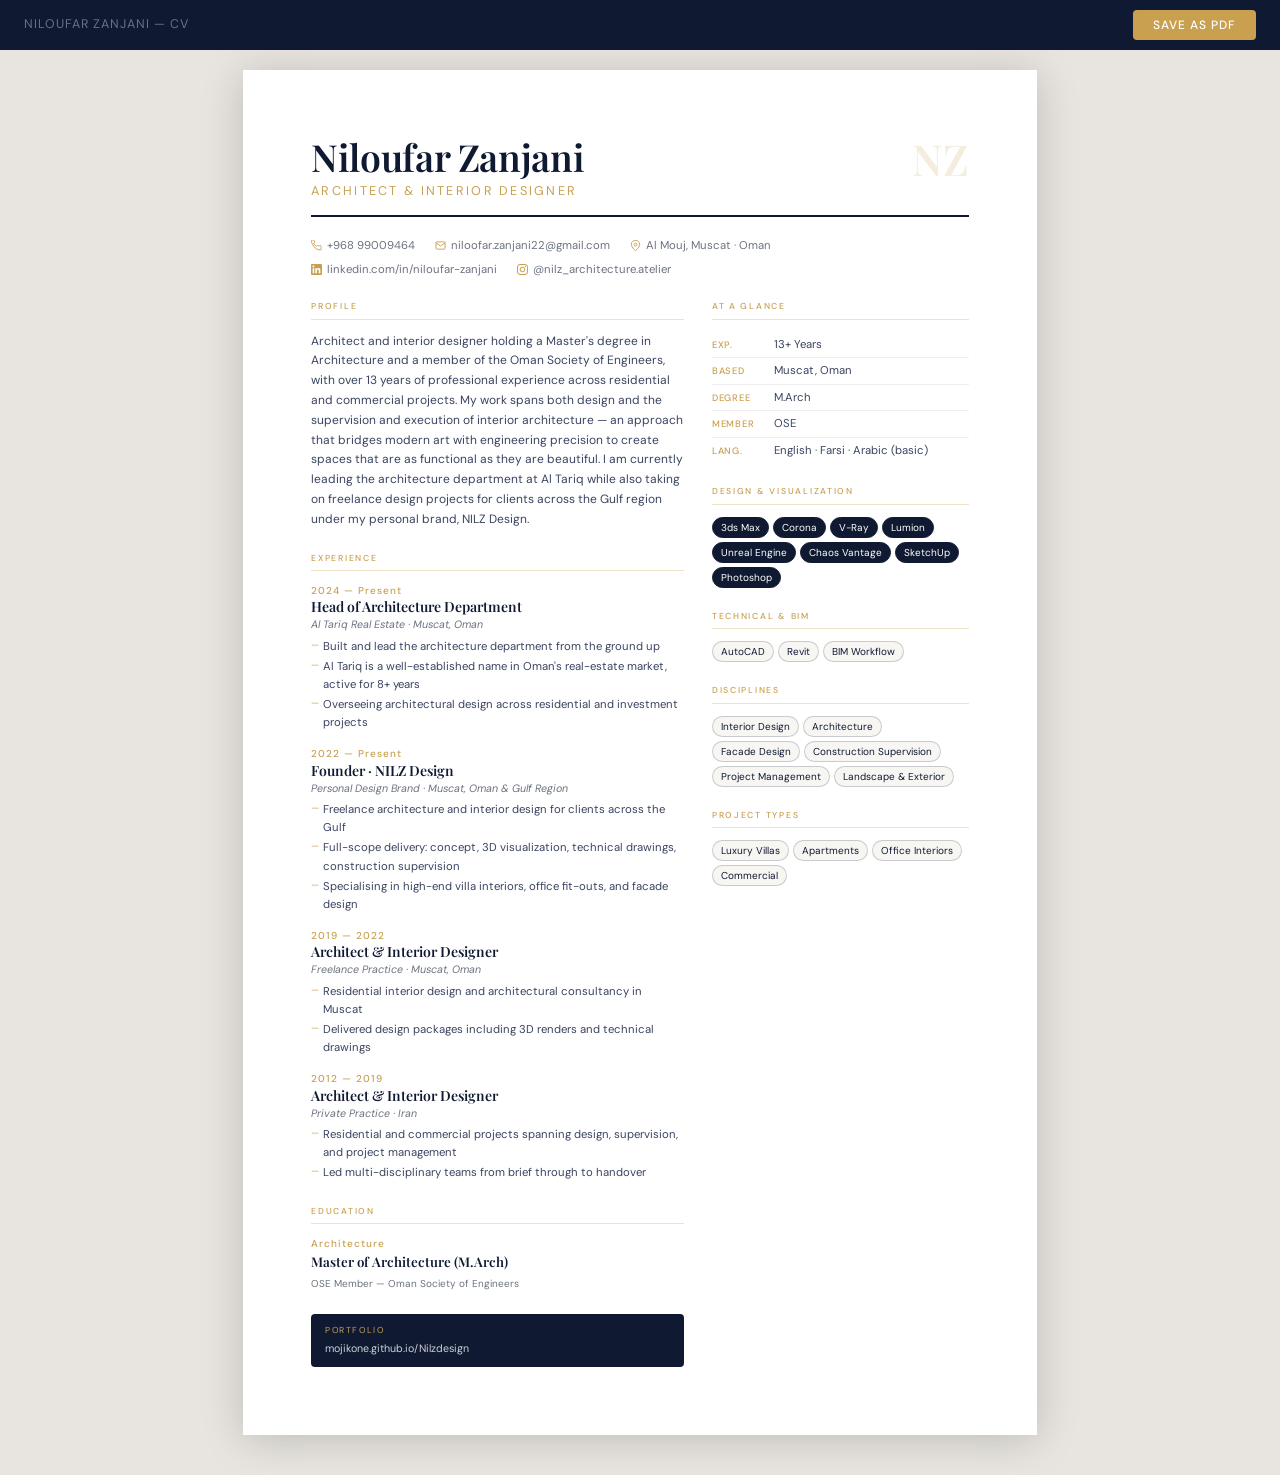
<file: cv.html>
<!DOCTYPE html>
<html lang="en">
<head>
  <meta charset="UTF-8">
  <meta name="viewport" content="width=device-width, initial-scale=1.0">
  <title>CV — Niloufar Zanjani · Architect & Interior Designer</title>
  <link rel="preconnect" href="https://fonts.googleapis.com">
  <link rel="preconnect" href="https://fonts.gstatic.com" crossorigin>
  <link href="https://fonts.googleapis.com/css2?family=Playfair+Display:ital,wght@0,500;0,600;1,500&family=DM+Sans:wght@300;400;500&display=swap" rel="stylesheet">
  <style>
    *, *::before, *::after { box-sizing: border-box; margin: 0; padding: 0; }

    :root {
      --navy:  #0f1932;
      --gold:  #c8a050;
      --gray:  #6b7280;
      --cream: #f8f6f2;
      --white: #ffffff;
    }

    body {
      font-family: 'DM Sans', system-ui, sans-serif;
      font-size: 10pt;
      color: var(--navy);
      background: #e8e5e0;
      line-height: 1.55;
    }

    /* ── Print button (screen only) ───────── */
    .print-bar {
      position: fixed;
      top: 0; left: 0; right: 0;
      background: var(--navy);
      color: rgba(255,255,255,0.7);
      font-size: 0.78rem;
      letter-spacing: 0.08em;
      text-transform: uppercase;
      padding: 10px 24px;
      display: flex;
      align-items: center;
      justify-content: space-between;
      z-index: 100;
    }
    .print-bar span { opacity: 0.55; }
    .print-btn {
      background: var(--gold);
      color: var(--white);
      border: none;
      padding: 7px 20px;
      border-radius: 4px;
      font-size: 0.75rem;
      font-weight: 500;
      letter-spacing: 0.08em;
      text-transform: uppercase;
      cursor: pointer;
      font-family: inherit;
    }
    .print-btn:hover { background: #b8902e; }

    /* ── Paper ────────────────────────────── */
    .page {
      background: var(--white);
      width: 210mm;
      min-height: 297mm;
      margin: 70px auto 40px;
      padding: 18mm 18mm 18mm 18mm;
      box-shadow: 0 4px 40px rgba(0,0,0,0.18);
    }

    /* ── Header ───────────────────────────── */
    .cv-header {
      display: grid;
      grid-template-columns: 1fr auto;
      gap: 24px;
      align-items: start;
      border-bottom: 2px solid var(--navy);
      padding-bottom: 14px;
      margin-bottom: 20px;
    }
    .cv-name {
      font-family: 'Playfair Display', Georgia, serif;
      font-size: 28pt;
      font-weight: 600;
      line-height: 1;
      letter-spacing: -0.01em;
      color: var(--navy);
    }
    .cv-title {
      font-size: 9.5pt;
      font-weight: 400;
      letter-spacing: 0.18em;
      text-transform: uppercase;
      color: var(--gold);
      margin-top: 6px;
    }
    .cv-monogram {
      font-family: 'Playfair Display', Georgia, serif;
      font-size: 32pt;
      font-weight: 600;
      color: var(--gold);
      opacity: 0.18;
      line-height: 1;
      user-select: none;
    }

    /* ── Contact bar ──────────────────────── */
    .cv-contact {
      display: flex;
      flex-wrap: wrap;
      gap: 6px 20px;
      margin-bottom: 22px;
      font-size: 8.5pt;
      color: var(--gray);
    }
    .cv-contact a { color: var(--gray); text-decoration: none; }
    .cv-contact a:hover { color: var(--gold); }
    .cv-contact-item {
      display: flex;
      align-items: center;
      gap: 5px;
    }
    .cv-contact-item svg {
      width: 11px; height: 11px;
      flex-shrink: 0;
      color: var(--gold);
    }

    /* ── Two-column layout ────────────────── */
    .cv-body {
      display: grid;
      grid-template-columns: 1fr 68mm;
      gap: 28px;
    }
    .cv-main {}
    .cv-side {}

    /* ── Section ──────────────────────────── */
    .cv-section { margin-bottom: 22px; }
    .cv-section:last-child { margin-bottom: 0; }
    .cv-section-title {
      font-size: 6.5pt;
      font-weight: 500;
      letter-spacing: 0.2em;
      text-transform: uppercase;
      color: var(--gold);
      border-bottom: 1px solid rgba(200,160,80,0.3);
      padding-bottom: 5px;
      margin-bottom: 12px;
    }

    /* ── Profile ──────────────────────────── */
    .cv-profile {
      font-size: 9pt;
      line-height: 1.65;
      color: #3a4460;
    }

    /* ── Experience ───────────────────────── */
    .exp-item { margin-bottom: 14px; }
    .exp-item:last-child { margin-bottom: 0; }
    .exp-dates {
      font-size: 7.5pt;
      font-weight: 500;
      letter-spacing: 0.1em;
      color: var(--gold);
      margin-bottom: 1px;
    }
    .exp-role {
      font-family: 'Playfair Display', Georgia, serif;
      font-size: 10.5pt;
      font-weight: 600;
      color: var(--navy);
      line-height: 1.2;
    }
    .exp-org {
      font-size: 8pt;
      color: var(--gray);
      font-style: italic;
      margin-bottom: 5px;
    }
    .exp-desc {
      font-size: 8.5pt;
      color: #3a4460;
      line-height: 1.6;
    }
    .exp-list {
      list-style: none;
      font-size: 8.5pt;
      color: #3a4460;
      line-height: 1.6;
    }
    .exp-list li {
      padding-left: 12px;
      position: relative;
      margin-bottom: 2px;
    }
    .exp-list li::before {
      content: '—';
      position: absolute;
      left: 0;
      color: var(--gold);
      font-size: 7pt;
    }

    /* ── Skills sidebar ───────────────────── */
    .skill-group-title {
      font-size: 7pt;
      font-weight: 500;
      letter-spacing: 0.14em;
      text-transform: uppercase;
      color: var(--navy);
      margin-bottom: 6px;
      margin-top: 10px;
    }
    .skill-group-title:first-child { margin-top: 0; }
    .skill-pills {
      display: flex;
      flex-wrap: wrap;
      gap: 4px;
      margin-bottom: 2px;
    }
    .skill-pill {
      font-size: 7.5pt;
      padding: 2px 8px;
      border-radius: 100px;
      border: 1px solid rgba(15,25,50,0.2);
      color: var(--navy);
      background: var(--cream);
      line-height: 1.5;
    }
    .skill-pill--hi {
      background: var(--navy);
      color: var(--white);
      border-color: var(--navy);
    }

    /* ── Education ────────────────────────── */
    .edu-degree {
      font-family: 'Playfair Display', Georgia, serif;
      font-size: 10pt;
      font-weight: 600;
      color: var(--navy);
    }
    .edu-field {
      font-size: 8.5pt;
      color: #3a4460;
    }
    .edu-note {
      font-size: 7.5pt;
      color: var(--gray);
      margin-top: 3px;
    }

    /* ── Key facts list ───────────────────── */
    .facts-list {
      list-style: none;
      font-size: 8.5pt;
    }
    .facts-list li {
      display: flex;
      gap: 8px;
      align-items: baseline;
      padding: 4px 0;
      border-bottom: 1px solid rgba(15,25,50,0.07);
    }
    .facts-list li:last-child { border-bottom: none; }
    .facts-key {
      font-weight: 500;
      color: var(--gold);
      min-width: 54px;
      font-size: 7pt;
      letter-spacing: 0.08em;
      text-transform: uppercase;
      flex-shrink: 0;
    }
    .facts-val { color: #3a4460; }

    /* ── Portfolio strip ──────────────────── */
    .cv-portfolio {
      background: var(--navy);
      color: var(--white);
      padding: 10px 14px;
      border-radius: 4px;
      margin-top: 14px;
      font-size: 8pt;
    }
    .cv-portfolio-label {
      font-size: 6.5pt;
      letter-spacing: 0.18em;
      text-transform: uppercase;
      color: var(--gold);
      margin-bottom: 3px;
    }
    .cv-portfolio a {
      color: rgba(255,255,255,0.8);
      text-decoration: none;
      font-weight: 400;
      word-break: break-all;
    }

    /* ── Print ────────────────────────────── */
    @media print {
      body { background: none; font-size: 10pt; }
      .print-bar { display: none; }
      .page {
        margin: 0;
        padding: 14mm 16mm 14mm 16mm;
        box-shadow: none;
        width: 100%;
        min-height: 0;
      }
      a { color: inherit !important; text-decoration: none !important; }
    }

    @media (max-width: 230mm) {
      .page { width: 100%; margin: 56px 0 0; padding: 20px; }
      .cv-body { grid-template-columns: 1fr; }
      .cv-side { border-top: 1px solid rgba(15,25,50,0.1); padding-top: 18px; }
    }
  </style>
</head>
<body>

  <div class="print-bar">
    <span>Niloufar Zanjani — CV</span>
    <button class="print-btn" onclick="window.print()">Save as PDF</button>
  </div>

  <div class="page">

    <!-- Header -->
    <header class="cv-header">
      <div>
        <h1 class="cv-name">Niloufar Zanjani</h1>
        <p class="cv-title">Architect &amp; Interior Designer</p>
      </div>
      <div class="cv-monogram" aria-hidden="true">NZ</div>
    </header>

    <!-- Contact bar -->
    <div class="cv-contact">
      <span class="cv-contact-item">
        <svg viewBox="0 0 24 24" fill="none" stroke="currentColor" stroke-width="2"><path d="M22 16.92v3a2 2 0 01-2.18 2 19.79 19.79 0 01-8.63-3.07A19.5 19.5 0 013.07 8.81a19.79 19.79 0 01-3.07-8.68A2 2 0 012 0h3a2 2 0 012 1.72c.127.96.361 1.903.7 2.81a2 2 0 01-.45 2.11L6.09 7.91a16 16 0 006 6l1.27-1.27a2 2 0 012.11-.45c.907.339 1.85.573 2.81.7A2 2 0 0122 14.92v2z"/></svg>
        +968 99009464
      </span>
      <span class="cv-contact-item">
        <svg viewBox="0 0 24 24" fill="none" stroke="currentColor" stroke-width="2"><path d="M4 4h16c1.1 0 2 .9 2 2v12c0 1.1-.9 2-2 2H4c-1.1 0-2-.9-2-2V6c0-1.1.9-2 2-2z"/><polyline points="22,6 12,13 2,6"/></svg>
        <a href="mailto:niloofar.zanjani22@gmail.com">niloofar.zanjani22@gmail.com</a>
      </span>
      <span class="cv-contact-item">
        <svg viewBox="0 0 24 24" fill="none" stroke="currentColor" stroke-width="2"><path d="M21 10c0 7-9 13-9 13s-9-6-9-13a9 9 0 0118 0z"/><circle cx="12" cy="10" r="3"/></svg>
        Al Mouj, Muscat · Oman
      </span>
      <span class="cv-contact-item">
        <svg viewBox="0 0 24 24" fill="currentColor"><path d="M20.447 20.452h-3.554v-5.569c0-1.328-.027-3.037-1.852-3.037-1.853 0-2.136 1.445-2.136 2.939v5.667H9.351V9h3.414v1.561h.046c.477-.9 1.637-1.85 3.37-1.85 3.601 0 4.267 2.37 4.267 5.455v6.286zM5.337 7.433c-1.144 0-2.063-.926-2.063-2.065 0-1.138.92-2.063 2.063-2.063 1.14 0 2.064.925 2.064 2.063 0 1.139-.925 2.065-2.064 2.065zm1.782 13.019H3.555V9h3.564v11.452zM22.225 0H1.771C.792 0 0 .774 0 1.729v20.542C0 23.227.792 24 1.771 24h20.451C23.2 24 24 23.227 24 22.271V1.729C24 .774 23.2 0 22.222 0h.003z"/></svg>
        <a href="https://linkedin.com/in/niloufar-zanjani-2888a4271">linkedin.com/in/niloufar-zanjani</a>
      </span>
      <span class="cv-contact-item">
        <svg viewBox="0 0 24 24" fill="currentColor"><path d="M12 2.163c3.204 0 3.584.012 4.85.07 3.252.148 4.771 1.691 4.919 4.919.058 1.265.069 1.645.069 4.849 0 3.205-.012 3.584-.069 4.849-.149 3.225-1.664 4.771-4.919 4.919-1.266.058-1.644.07-4.85.07-3.204 0-3.584-.012-4.849-.07-3.26-.149-4.771-1.699-4.919-4.92-.058-1.265-.07-1.644-.07-4.849 0-3.204.013-3.583.07-4.849.149-3.227 1.664-4.771 4.919-4.919 1.266-.057 1.645-.069 4.849-.069zm0-2.163c-3.259 0-3.667.014-4.947.072-4.358.2-6.78 2.618-6.98 6.98-.059 1.281-.073 1.689-.073 4.948 0 3.259.014 3.668.072 4.948.2 4.358 2.618 6.78 6.98 6.98 1.281.058 1.689.072 4.948.072 3.259 0 3.668-.014 4.948-.072 4.354-.2 6.782-2.618 6.979-6.98.059-1.28.073-1.689.073-4.948 0-3.259-.014-3.667-.072-4.947-.196-4.354-2.617-6.78-6.979-6.98-1.281-.059-1.69-.073-4.949-.073zm0 5.838c-3.403 0-6.162 2.759-6.162 6.162s2.759 6.163 6.162 6.163 6.162-2.759 6.162-6.163c0-3.403-2.759-6.162-6.162-6.162zm0 10.162c-2.209 0-4-1.79-4-4 0-2.209 1.791-4 4-4s4 1.791 4 4c0 2.21-1.791 4-4 4zm6.406-11.845c-.796 0-1.441.645-1.441 1.44s.645 1.44 1.441 1.44c.795 0 1.439-.645 1.439-1.44s-.644-1.44-1.439-1.44z"/></svg>
        @nilz_architecture.atelier
      </span>
    </div>

    <!-- Body -->
    <div class="cv-body">

      <!-- Main column -->
      <div class="cv-main">

        <!-- Profile -->
        <div class="cv-section">
          <h2 class="cv-section-title">Profile</h2>
          <p class="cv-profile">Architect and interior designer holding a Master's degree in Architecture and a member of the Oman Society of Engineers, with over 13 years of professional experience across residential and commercial projects. My work spans both design and the supervision and execution of interior architecture — an approach that bridges modern art with engineering precision to create spaces that are as functional as they are beautiful. I am currently leading the architecture department at Al Tariq while also taking on freelance design projects for clients across the Gulf region under my personal brand, NILZ Design.</p>
        </div>

        <!-- Experience -->
        <div class="cv-section">
          <h2 class="cv-section-title">Experience</h2>

          <div class="exp-item">
            <p class="exp-dates">2024 — Present</p>
            <p class="exp-role">Head of Architecture Department</p>
            <p class="exp-org">Al Tariq Real Estate · Muscat, Oman</p>
            <ul class="exp-list">
              <li>Built and lead the architecture department from the ground up</li>
              <li>Al Tariq is a well-established name in Oman's real-estate market, active for 8+ years</li>
              <li>Overseeing architectural design across residential and investment projects</li>
            </ul>
          </div>

          <div class="exp-item">
            <p class="exp-dates">2022 — Present</p>
            <p class="exp-role">Founder · NILZ Design</p>
            <p class="exp-org">Personal Design Brand · Muscat, Oman &amp; Gulf Region</p>
            <ul class="exp-list">
              <li>Freelance architecture and interior design for clients across the Gulf</li>
              <li>Full-scope delivery: concept, 3D visualization, technical drawings, construction supervision</li>
              <li>Specialising in high-end villa interiors, office fit-outs, and facade design</li>
            </ul>
          </div>

          <div class="exp-item">
            <p class="exp-dates">2019 — 2022</p>
            <p class="exp-role">Architect &amp; Interior Designer</p>
            <p class="exp-org">Freelance Practice · Muscat, Oman</p>
            <ul class="exp-list">
              <li>Residential interior design and architectural consultancy in Muscat</li>
              <li>Delivered design packages including 3D renders and technical drawings</li>
            </ul>
          </div>

          <div class="exp-item">
            <p class="exp-dates">2012 — 2019</p>
            <p class="exp-role">Architect &amp; Interior Designer</p>
            <p class="exp-org">Private Practice · Iran</p>
            <ul class="exp-list">
              <li>Residential and commercial projects spanning design, supervision, and project management</li>
              <li>Led multi-disciplinary teams from brief through to handover</li>
            </ul>
          </div>
        </div>

        <!-- Education -->
        <div class="cv-section">
          <h2 class="cv-section-title">Education</h2>
          <p class="exp-dates">Architecture</p>
          <p class="edu-degree">Master of Architecture (M.Arch)</p>
          <p class="edu-note">OSE Member — Oman Society of Engineers</p>
        </div>

        <!-- Portfolio strip -->
        <div class="cv-portfolio">
          <p class="cv-portfolio-label">Portfolio</p>
          <a href="https://mojikone.github.io/Nilzdesign/">mojikone.github.io/Nilzdesign</a>
        </div>

      </div>

      <!-- Side column -->
      <div class="cv-side">

        <!-- Key facts -->
        <div class="cv-section">
          <h2 class="cv-section-title">At a Glance</h2>
          <ul class="facts-list">
            <li><span class="facts-key">Exp.</span><span class="facts-val">13+ Years</span></li>
            <li><span class="facts-key">Based</span><span class="facts-val">Muscat, Oman</span></li>
            <li><span class="facts-key">Degree</span><span class="facts-val">M.Arch</span></li>
            <li><span class="facts-key">Member</span><span class="facts-val">OSE</span></li>
            <li><span class="facts-key">Lang.</span><span class="facts-val">English · Farsi · Arabic (basic)</span></li>
          </ul>
        </div>

        <!-- Design & Visualization -->
        <div class="cv-section">
          <h2 class="cv-section-title">Design &amp; Visualization</h2>
          <div class="skill-pills">
            <span class="skill-pill skill-pill--hi">3ds Max</span>
            <span class="skill-pill skill-pill--hi">Corona</span>
            <span class="skill-pill skill-pill--hi">V-Ray</span>
            <span class="skill-pill skill-pill--hi">Lumion</span>
            <span class="skill-pill skill-pill--hi">Unreal Engine</span>
            <span class="skill-pill skill-pill--hi">Chaos Vantage</span>
            <span class="skill-pill skill-pill--hi">SketchUp</span>
            <span class="skill-pill skill-pill--hi">Photoshop</span>
          </div>
        </div>

        <!-- Technical -->
        <div class="cv-section">
          <h2 class="cv-section-title">Technical &amp; BIM</h2>
          <div class="skill-pills">
            <span class="skill-pill">AutoCAD</span>
            <span class="skill-pill">Revit</span>
            <span class="skill-pill">BIM Workflow</span>
          </div>
        </div>

        <!-- Disciplines -->
        <div class="cv-section">
          <h2 class="cv-section-title">Disciplines</h2>
          <div class="skill-pills">
            <span class="skill-pill">Interior Design</span>
            <span class="skill-pill">Architecture</span>
            <span class="skill-pill">Facade Design</span>
            <span class="skill-pill">Construction Supervision</span>
            <span class="skill-pill">Project Management</span>
            <span class="skill-pill">Landscape &amp; Exterior</span>
          </div>
        </div>

        <!-- Project types -->
        <div class="cv-section">
          <h2 class="cv-section-title">Project Types</h2>
          <div class="skill-pills">
            <span class="skill-pill">Luxury Villas</span>
            <span class="skill-pill">Apartments</span>
            <span class="skill-pill">Office Interiors</span>
            <span class="skill-pill">Commercial</span>
          </div>
        </div>

      </div>
    </div>

  </div>

  <script>
    // Keyboard shortcut
    document.addEventListener('keydown', e => {
      if ((e.ctrlKey || e.metaKey) && e.key === 'p') return;
    });
  </script>
</body>
</html>
</file>
